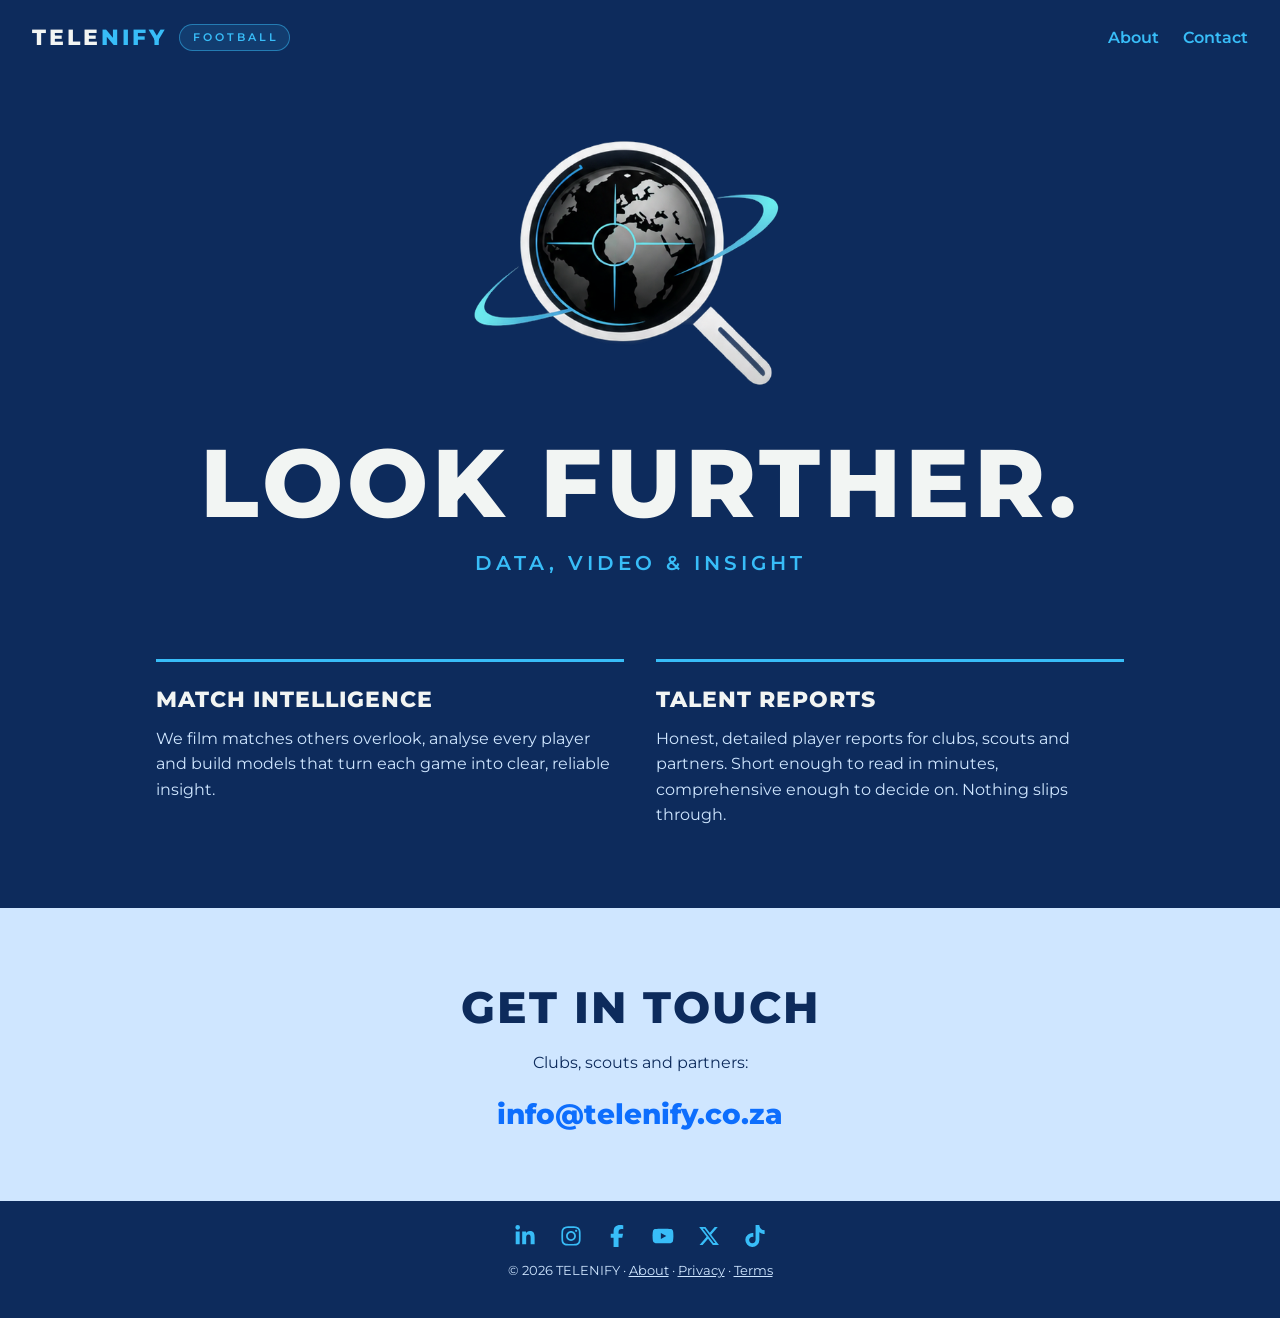
<file: index.html>
<!doctype html>
<html lang="en">
<head>
  <meta charset="utf-8">
  <meta name="viewport" content="width=device-width, initial-scale=1">
  <title>Telenify – Match Intelligence &amp; Talent Reports</title>
  <meta name="description" content="Telenify films and analyses sport others overlook, and turns it into clear data and honest player reports.">
  <link rel="icon" href="/favicon.ico" sizes="48x48">
  <link rel="icon" href="/images/favicon-192.png" type="image/png" sizes="192x192">
  <link rel="apple-touch-icon" href="/apple-touch-icon.png">
  <script type="application/ld+json">
  {"@context": "https://schema.org", "@graph": [
    {"@type": "WebSite", "name": "Telenify", "url": "https://telenify.co.za/"},
    {"@type": "Organization", "name": "Telenify", "url": "https://telenify.co.za/",
     "logo": "https://telenify.co.za/images/favicon-512.png",
     "sameAs": ["https://www.linkedin.com/company/telenify", "https://www.instagram.com/telenify/",
                "https://www.facebook.com/telenify", "https://www.youtube.com/@telenify",
                "https://x.com/telenify", "https://www.tiktok.com/@telenify"]}
  ]}
  </script>
  <link rel="canonical" href="https://telenify.co.za/">
  <meta property="og:site_name" content="Telenify">
  <meta property="og:type" content="website">
  <meta property="og:title" content="Telenify – Match Intelligence &amp; Talent Reports">
  <meta property="og:description" content="Telenify films and analyses sport others overlook, and turns it into clear data and honest player reports.">
  <meta property="og:url" content="https://telenify.co.za/">
  <meta property="og:image" content="https://telenify.co.za/images/share.png">
  <meta property="og:image:width" content="1200">
  <meta property="og:image:height" content="630">
  <meta name="twitter:card" content="summary_large_image">
  <link rel="stylesheet" href="styles.css">
  <!-- Old ".html" address in the bar? Show the clean one instead (no reload) -->
  <script>if (/\.html$/.test(location.pathname)) history.replaceState(null, "", location.pathname.replace(/(index)?\.html$/, "") + location.search + location.hash);</script>
</head>
<body>

  <!-- Top bar: small logo + page links -->
  <header class="top-bar">
    <a class="wordmark" href="/">TELE<span>NIFY</span> <small>FOOTBALL</small></a>
    <nav class="top-bar-links">
      <a class="top-bar-link" href="/about">About</a>
      <a class="top-bar-link" href="/#contact">Contact</a>
    </nav>
  </header>

  <!-- Hero: big logo and tagline -->
  <section class="hero">
    <img class="hero-icon" src="images/telenify-icon.png" alt="Telenify logo: a magnifying glass over a globe">
    <h1>LOOK FURTHER.</h1>
    <p class="hero-subtitle">Data, video &amp; insight</p>
  </section>

  <!-- What we do: two short blocks -->
  <section class="services">
    <article class="service">
      <h2>Match intelligence</h2>
      <p>We film matches others overlook, analyse every player and build models that turn each game into clear, reliable insight.</p>
    </article>
    <article class="service">
      <h2>Talent reports</h2>
      <p>Honest, detailed player reports for clubs, scouts and partners. Short enough to read in minutes,
        comprehensive enough to decide on. Nothing slips through.</p>
    </article>
  </section>

  <!-- Contact -->
  <section class="contact" id="contact">
    <h2>Get in touch</h2>
    <p>Clubs, scouts and partners:</p>
    <a class="contact-email" href="mailto:info@telenify.co.za">info@telenify.co.za</a>
  </section>

  <footer class="footer">
    <!-- Social icons: Font Awesome Free 6.5.2, CC BY 4.0, fontawesome.com -->
    <p class="social">
      <a href="https://www.linkedin.com/company/telenify" aria-label="LinkedIn" title="LinkedIn"><svg aria-hidden="true" viewBox="0 0 448 512"><path d="M100.28 448H7.4V148.9h92.88zM53.79 108.1C24.09 108.1 0 83.5 0 53.8a53.79 53.79 0 0 1 107.58 0c0 29.7-24.1 54.3-53.79 54.3zM447.9 448h-92.68V302.4c0-34.7-.7-79.2-48.29-79.2-48.29 0-55.69 37.7-55.69 76.7V448h-92.78V148.9h89.08v40.8h1.3c12.4-23.5 42.69-48.3 87.88-48.3 94 0 111.28 61.9 111.28 142.3V448z"/></svg></a>
      <a href="https://www.instagram.com/telenify/" aria-label="Instagram" title="Instagram"><svg aria-hidden="true" viewBox="0 0 448 512"><path d="M224.1 141c-63.6 0-114.9 51.3-114.9 114.9s51.3 114.9 114.9 114.9S339 319.5 339 255.9 287.7 141 224.1 141zm0 189.6c-41.1 0-74.7-33.5-74.7-74.7s33.5-74.7 74.7-74.7 74.7 33.5 74.7 74.7-33.6 74.7-74.7 74.7zm146.4-194.3c0 14.9-12 26.8-26.8 26.8-14.9 0-26.8-12-26.8-26.8s12-26.8 26.8-26.8 26.8 12 26.8 26.8zm76.1 27.2c-1.7-35.9-9.9-67.7-36.2-93.9-26.2-26.2-58-34.4-93.9-36.2-37-2.1-147.9-2.1-184.9 0-35.8 1.7-67.6 9.9-93.9 36.1s-34.4 58-36.2 93.9c-2.1 37-2.1 147.9 0 184.9 1.7 35.9 9.9 67.7 36.2 93.9s58 34.4 93.9 36.2c37 2.1 147.9 2.1 184.9 0 35.9-1.7 67.7-9.9 93.9-36.2 26.2-26.2 34.4-58 36.2-93.9 2.1-37 2.1-147.8 0-184.8zM398.8 388c-7.8 19.6-22.9 34.7-42.6 42.6-29.5 11.7-99.5 9-132.1 9s-102.7 2.6-132.1-9c-19.6-7.8-34.7-22.9-42.6-42.6-11.7-29.5-9-99.5-9-132.1s-2.6-102.7 9-132.1c7.8-19.6 22.9-34.7 42.6-42.6 29.5-11.7 99.5-9 132.1-9s102.7-2.6 132.1 9c19.6 7.8 34.7 22.9 42.6 42.6 11.7 29.5 9 99.5 9 132.1s2.7 102.7-9 132.1z"/></svg></a>
      <a href="https://www.facebook.com/telenify" aria-label="Facebook" title="Facebook"><svg aria-hidden="true" viewBox="0 0 320 512"><path d="M80 299.3V512H196V299.3h86.5l18-97.8H196V166.9c0-51.7 20.3-71.5 72.7-71.5c16.3 0 29.4 .4 37 1.2V7.9C291.4 4 256.4 0 236.2 0C129.3 0 80 50.5 80 159.4v42.1H14v97.8H80z"/></svg></a>
      <a href="https://www.youtube.com/@telenify" aria-label="YouTube" title="YouTube"><svg aria-hidden="true" viewBox="0 0 576 512"><path d="M549.655 124.083c-6.281-23.65-24.787-42.276-48.284-48.597C458.781 64 288 64 288 64S117.22 64 74.629 75.486c-23.497 6.322-42.003 24.947-48.284 48.597-11.412 42.867-11.412 132.305-11.412 132.305s0 89.438 11.412 132.305c6.281 23.65 24.787 41.5 48.284 47.821C117.22 448 288 448 288 448s170.78 0 213.371-11.486c23.497-6.321 42.003-24.171 48.284-47.821 11.412-42.867 11.412-132.305 11.412-132.305s0-89.438-11.412-132.305zm-317.51 213.508V175.185l142.739 81.205-142.739 81.201z"/></svg></a>
      <a href="https://x.com/telenify" aria-label="X" title="X"><svg aria-hidden="true" viewBox="0 0 512 512"><path d="M389.2 48h70.6L305.6 224.2 487 464H345L233.7 318.6 106.5 464H35.8L200.7 275.5 26.8 48H172.4L272.9 180.9 389.2 48zM364.4 421.8h39.1L151.1 88h-42L364.4 421.8z"/></svg></a>
      <a href="https://www.tiktok.com/@telenify" aria-label="TikTok" title="TikTok"><svg aria-hidden="true" viewBox="0 0 448 512"><path d="M448,209.91a210.06,210.06,0,0,1-122.77-39.25V349.38A162.55,162.55,0,1,1,185,188.31V278.2a74.62,74.62,0,1,0,52.23,71.18V0l88,0a121.18,121.18,0,0,0,1.86,22.17h0A122.18,122.18,0,0,0,381,102.39a121.43,121.43,0,0,0,67,20.14Z"/></svg></a>
    </p>
    <p>&copy; 2026 TELENIFY &middot; <a href="/about">About</a> &middot; <a href="/privacy">Privacy</a> &middot; <a href="/terms">Terms</a></p>
  </footer>

</body>
</html>
</file>
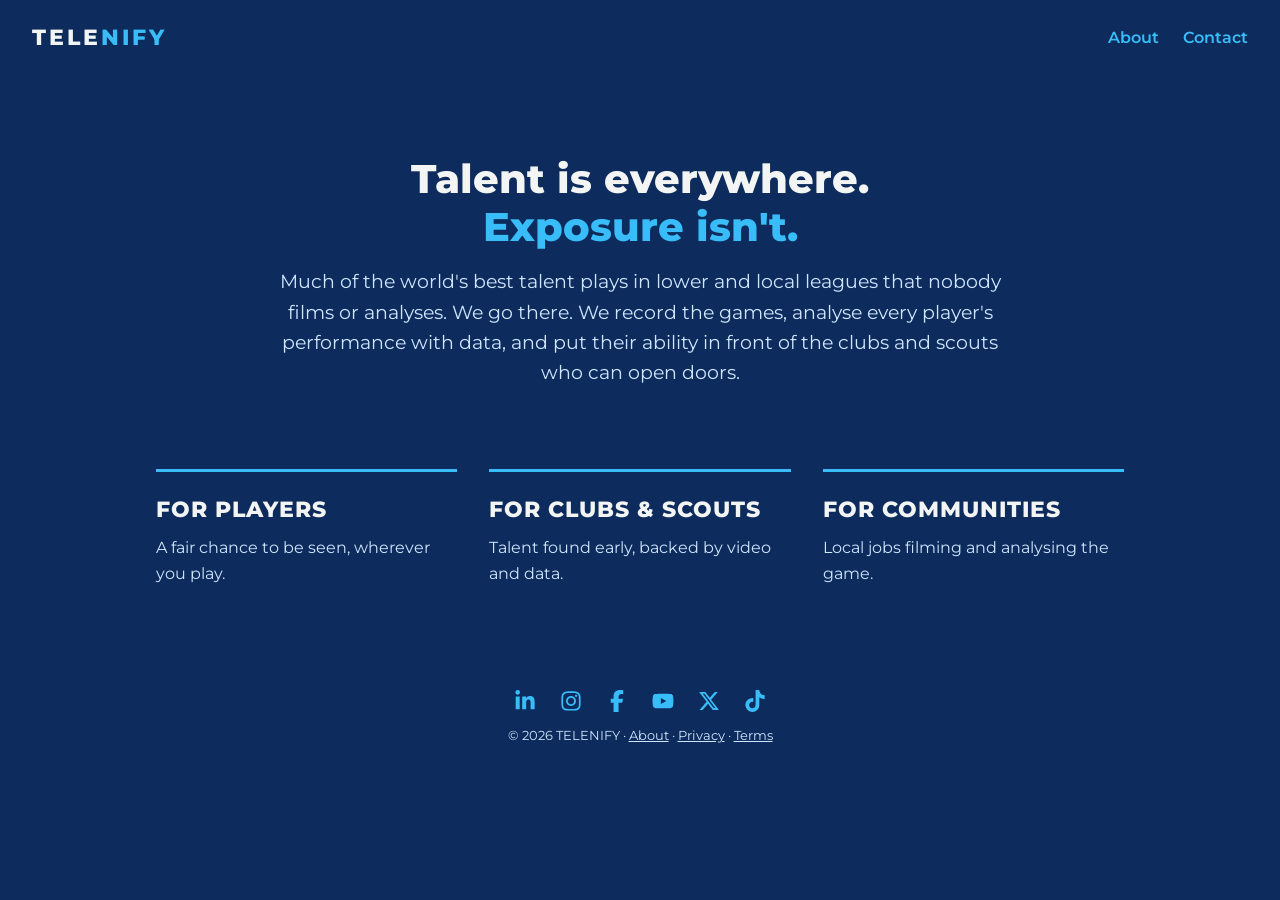
<file: about.html>
<!doctype html>
<html lang="en">
<head>
  <meta charset="utf-8">
  <meta name="viewport" content="width=device-width, initial-scale=1">
  <title>About | Telenify</title>
  <meta name="description" content="Talent is everywhere. Exposure isn't. Telenify films and analyses the leagues nobody else covers.">
  <link rel="icon" href="/favicon.ico" sizes="48x48">
  <link rel="icon" href="/images/favicon-192.png" type="image/png" sizes="192x192">
  <link rel="apple-touch-icon" href="/apple-touch-icon.png">
  <link rel="canonical" href="https://telenify.co.za/about">
  <meta property="og:site_name" content="Telenify">
  <meta property="og:type" content="website">
  <meta property="og:title" content="About | Telenify">
  <meta property="og:description" content="Talent is everywhere. Exposure isn't. Telenify films and analyses the leagues nobody else covers.">
  <meta property="og:url" content="https://telenify.co.za/about">
  <meta property="og:image" content="https://telenify.co.za/images/share.png">
  <meta property="og:image:width" content="1200">
  <meta property="og:image:height" content="630">
  <meta name="twitter:card" content="summary_large_image">
  <link rel="stylesheet" href="styles.css">
  <!-- Old ".html" address in the bar? Show the clean one instead (no reload) -->
  <script>if (/\.html$/.test(location.pathname)) history.replaceState(null, "", location.pathname.replace(/(index)?\.html$/, "") + location.search + location.hash);</script>
</head>
<body>

  <header class="top-bar">
    <a class="wordmark" href="/">TELE<span>NIFY</span></a>
    <nav class="top-bar-links">
      <a class="top-bar-link" href="/about">About</a>
      <a class="top-bar-link" href="/#contact">Contact</a>
    </nav>
  </header>

  <!-- Why we exist: the mission (the "why" only; the "how" stays private) -->
  <section class="mission">
    <h1>Talent is everywhere. <span>Exposure isn't.</span></h1>
    <p>Much of the world's best talent plays in lower and local leagues that nobody films or analyses.
      We go there. We record the games, analyse every player's performance with data, and put their ability
      in front of the clubs and scouts who can open doors.</p>
  </section>

  <!-- Who gains: three short blocks -->
  <section class="services">
    <article class="service">
      <h2>For players</h2>
      <p>A fair chance to be seen, wherever you play.</p>
    </article>
    <article class="service">
      <h2>For clubs &amp; scouts</h2>
      <p>Talent found early, backed by video and data.</p>
    </article>
    <article class="service">
      <h2>For communities</h2>
      <p>Local jobs filming and analysing the game.</p>
    </article>
  </section>

  <footer class="footer">
    <!-- Social icons: Font Awesome Free 6.5.2, CC BY 4.0, fontawesome.com -->
    <p class="social">
      <a href="https://www.linkedin.com/company/telenify" aria-label="LinkedIn" title="LinkedIn"><svg aria-hidden="true" viewBox="0 0 448 512"><path d="M100.28 448H7.4V148.9h92.88zM53.79 108.1C24.09 108.1 0 83.5 0 53.8a53.79 53.79 0 0 1 107.58 0c0 29.7-24.1 54.3-53.79 54.3zM447.9 448h-92.68V302.4c0-34.7-.7-79.2-48.29-79.2-48.29 0-55.69 37.7-55.69 76.7V448h-92.78V148.9h89.08v40.8h1.3c12.4-23.5 42.69-48.3 87.88-48.3 94 0 111.28 61.9 111.28 142.3V448z"/></svg></a>
      <a href="https://www.instagram.com/telenify/" aria-label="Instagram" title="Instagram"><svg aria-hidden="true" viewBox="0 0 448 512"><path d="M224.1 141c-63.6 0-114.9 51.3-114.9 114.9s51.3 114.9 114.9 114.9S339 319.5 339 255.9 287.7 141 224.1 141zm0 189.6c-41.1 0-74.7-33.5-74.7-74.7s33.5-74.7 74.7-74.7 74.7 33.5 74.7 74.7-33.6 74.7-74.7 74.7zm146.4-194.3c0 14.9-12 26.8-26.8 26.8-14.9 0-26.8-12-26.8-26.8s12-26.8 26.8-26.8 26.8 12 26.8 26.8zm76.1 27.2c-1.7-35.9-9.9-67.7-36.2-93.9-26.2-26.2-58-34.4-93.9-36.2-37-2.1-147.9-2.1-184.9 0-35.8 1.7-67.6 9.9-93.9 36.1s-34.4 58-36.2 93.9c-2.1 37-2.1 147.9 0 184.9 1.7 35.9 9.9 67.7 36.2 93.9s58 34.4 93.9 36.2c37 2.1 147.9 2.1 184.9 0 35.9-1.7 67.7-9.9 93.9-36.2 26.2-26.2 34.4-58 36.2-93.9 2.1-37 2.1-147.8 0-184.8zM398.8 388c-7.8 19.6-22.9 34.7-42.6 42.6-29.5 11.7-99.5 9-132.1 9s-102.7 2.6-132.1-9c-19.6-7.8-34.7-22.9-42.6-42.6-11.7-29.5-9-99.5-9-132.1s-2.6-102.7 9-132.1c7.8-19.6 22.9-34.7 42.6-42.6 29.5-11.7 99.5-9 132.1-9s102.7-2.6 132.1 9c19.6 7.8 34.7 22.9 42.6 42.6 11.7 29.5 9 99.5 9 132.1s2.7 102.7-9 132.1z"/></svg></a>
      <a href="https://www.facebook.com/telenify" aria-label="Facebook" title="Facebook"><svg aria-hidden="true" viewBox="0 0 320 512"><path d="M80 299.3V512H196V299.3h86.5l18-97.8H196V166.9c0-51.7 20.3-71.5 72.7-71.5c16.3 0 29.4 .4 37 1.2V7.9C291.4 4 256.4 0 236.2 0C129.3 0 80 50.5 80 159.4v42.1H14v97.8H80z"/></svg></a>
      <a href="https://www.youtube.com/@telenify" aria-label="YouTube" title="YouTube"><svg aria-hidden="true" viewBox="0 0 576 512"><path d="M549.655 124.083c-6.281-23.65-24.787-42.276-48.284-48.597C458.781 64 288 64 288 64S117.22 64 74.629 75.486c-23.497 6.322-42.003 24.947-48.284 48.597-11.412 42.867-11.412 132.305-11.412 132.305s0 89.438 11.412 132.305c6.281 23.65 24.787 41.5 48.284 47.821C117.22 448 288 448 288 448s170.78 0 213.371-11.486c23.497-6.321 42.003-24.171 48.284-47.821 11.412-42.867 11.412-132.305 11.412-132.305s0-89.438-11.412-132.305zm-317.51 213.508V175.185l142.739 81.205-142.739 81.201z"/></svg></a>
      <a href="https://x.com/telenify" aria-label="X" title="X"><svg aria-hidden="true" viewBox="0 0 512 512"><path d="M389.2 48h70.6L305.6 224.2 487 464H345L233.7 318.6 106.5 464H35.8L200.7 275.5 26.8 48H172.4L272.9 180.9 389.2 48zM364.4 421.8h39.1L151.1 88h-42L364.4 421.8z"/></svg></a>
      <a href="https://www.tiktok.com/@telenify" aria-label="TikTok" title="TikTok"><svg aria-hidden="true" viewBox="0 0 448 512"><path d="M448,209.91a210.06,210.06,0,0,1-122.77-39.25V349.38A162.55,162.55,0,1,1,185,188.31V278.2a74.62,74.62,0,1,0,52.23,71.18V0l88,0a121.18,121.18,0,0,0,1.86,22.17h0A122.18,122.18,0,0,0,381,102.39a121.43,121.43,0,0,0,67,20.14Z"/></svg></a>
    </p>
    <p>&copy; 2026 TELENIFY &middot; <a href="/about">About</a> &middot; <a href="/privacy">Privacy</a> &middot; <a href="/terms">Terms</a></p>
  </footer>

</body>
</html>
</file>
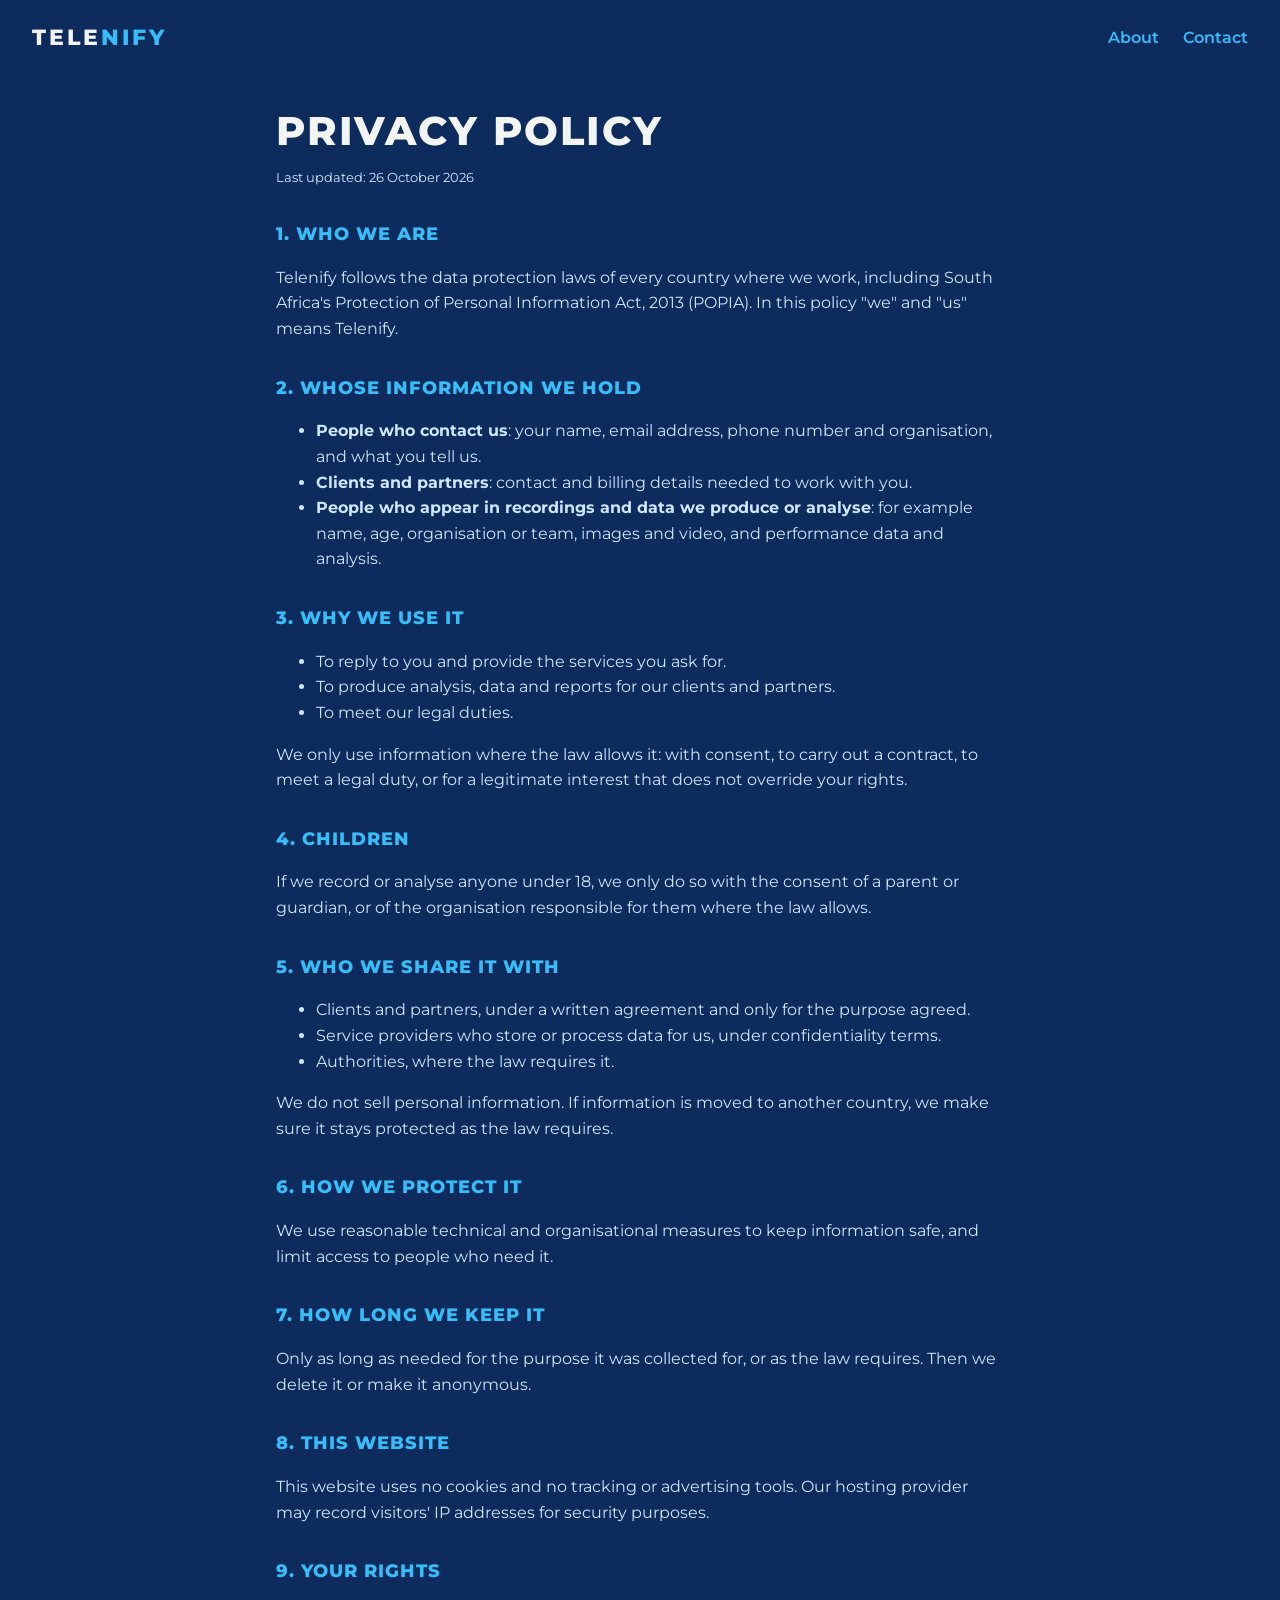
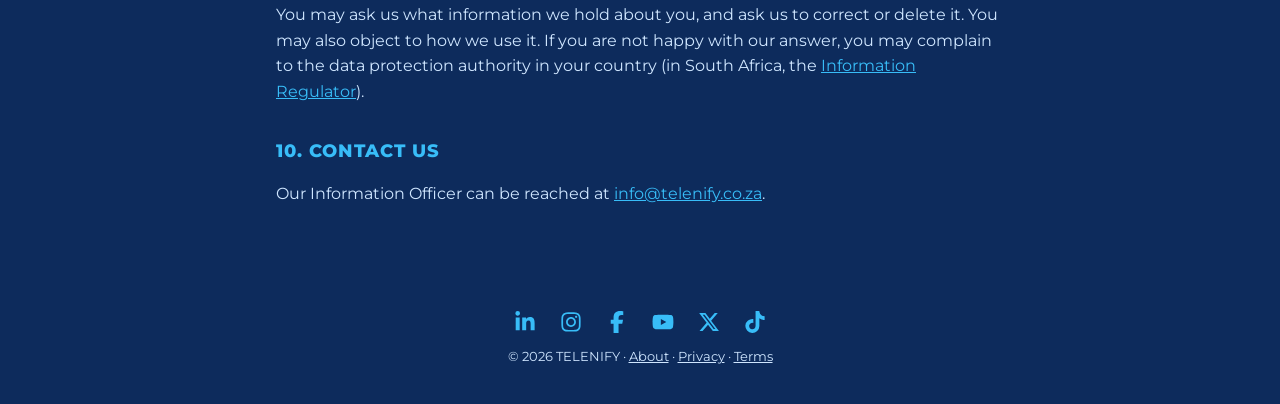
<file: privacy.html>
<!doctype html>
<html lang="en">
<head>
  <meta charset="utf-8">
  <meta name="viewport" content="width=device-width, initial-scale=1">
  <title>Privacy Policy | Telenify</title>
  <link rel="icon" href="/favicon.ico" sizes="48x48">
  <link rel="icon" href="/images/favicon-192.png" type="image/png" sizes="192x192">
  <link rel="apple-touch-icon" href="/apple-touch-icon.png">
  <link rel="canonical" href="https://telenify.co.za/privacy">
  <meta property="og:site_name" content="Telenify">
  <meta property="og:type" content="website">
  <meta property="og:title" content="Privacy Policy | Telenify">
  <meta property="og:description" content="Data, video &amp; insight. Look further.">
  <meta property="og:url" content="https://telenify.co.za/privacy">
  <meta property="og:image" content="https://telenify.co.za/images/share.png">
  <meta property="og:image:width" content="1200">
  <meta property="og:image:height" content="630">
  <meta name="twitter:card" content="summary_large_image">
  <link rel="stylesheet" href="styles.css">
  <!-- Old ".html" address in the bar? Show the clean one instead (no reload) -->
  <script>if (/\.html$/.test(location.pathname)) history.replaceState(null, "", location.pathname.replace(/(index)?\.html$/, "") + location.search + location.hash);</script>
</head>
<body>

  <header class="top-bar">
    <a class="wordmark" href="/">TELE<span>NIFY</span></a>
    <nav class="top-bar-links">
      <a class="top-bar-link" href="/about">About</a>
      <a class="top-bar-link" href="/#contact">Contact</a>
    </nav>
  </header>

  <main class="legal">
    <h1>Privacy Policy</h1>
    <p class="updated">Last updated: 26 October 2026</p>

    <h2>1. Who we are</h2>
    <p>Telenify follows the data protection laws of every country where we work, including South Africa's
      Protection of Personal Information Act, 2013 (POPIA). In this policy "we" and "us" means Telenify.</p>

    <h2>2. Whose information we hold</h2>
    <ul>
      <li><strong>People who contact us</strong>: your name, email address, phone number and organisation, and what you tell us.</li>
      <li><strong>Clients and partners</strong>: contact and billing details needed to work with you.</li>
      <li><strong>People who appear in recordings and data we produce or analyse</strong>: for example name, age,
        organisation or team, images and video, and performance data and analysis.</li>
    </ul>

    <h2>3. Why we use it</h2>
    <ul>
      <li>To reply to you and provide the services you ask for.</li>
      <li>To produce analysis, data and reports for our clients and partners.</li>
      <li>To meet our legal duties.</li>
    </ul>
    <p>We only use information where the law allows it: with consent, to carry out a contract, to meet a legal duty,
      or for a legitimate interest that does not override your rights.</p>

    <h2>4. Children</h2>
    <p>If we record or analyse anyone under 18, we only do so with the consent of a parent or guardian,
      or of the organisation responsible for them where the law allows.</p>

    <h2>5. Who we share it with</h2>
    <ul>
      <li>Clients and partners, under a written agreement and only for the purpose agreed.</li>
      <li>Service providers who store or process data for us, under confidentiality terms.</li>
      <li>Authorities, where the law requires it.</li>
    </ul>
    <p>We do not sell personal information. If information is moved to another country, we make sure it stays
      protected as the law requires.</p>

    <h2>6. How we protect it</h2>
    <p>We use reasonable technical and organisational measures to keep information safe, and limit access to people who need it.</p>

    <h2>7. How long we keep it</h2>
    <p>Only as long as needed for the purpose it was collected for, or as the law requires. Then we delete it or make it anonymous.</p>

    <h2>8. This website</h2>
    <p>This website uses no cookies and no tracking or advertising tools. Our hosting provider may record
      visitors' IP addresses for security purposes.</p>

    <h2>9. Your rights</h2>
    <p>You may ask us what information we hold about you, and ask us to correct or delete it.
      You may also object to how we use it. If you are not happy with our answer, you may complain to the data
      protection authority in your country (in South Africa, the
      <a href="https://inforegulator.org.za">Information Regulator</a>).</p>

    <h2>10. Contact us</h2>
    <p>Our Information Officer can be reached at <a href="mailto:info@telenify.co.za">info@telenify.co.za</a>.</p>
  </main>

  <footer class="footer">
    <!-- Social icons: Font Awesome Free 6.5.2, CC BY 4.0, fontawesome.com -->
    <p class="social">
      <a href="https://www.linkedin.com/company/telenify" aria-label="LinkedIn" title="LinkedIn"><svg aria-hidden="true" viewBox="0 0 448 512"><path d="M100.28 448H7.4V148.9h92.88zM53.79 108.1C24.09 108.1 0 83.5 0 53.8a53.79 53.79 0 0 1 107.58 0c0 29.7-24.1 54.3-53.79 54.3zM447.9 448h-92.68V302.4c0-34.7-.7-79.2-48.29-79.2-48.29 0-55.69 37.7-55.69 76.7V448h-92.78V148.9h89.08v40.8h1.3c12.4-23.5 42.69-48.3 87.88-48.3 94 0 111.28 61.9 111.28 142.3V448z"/></svg></a>
      <a href="https://www.instagram.com/telenify/" aria-label="Instagram" title="Instagram"><svg aria-hidden="true" viewBox="0 0 448 512"><path d="M224.1 141c-63.6 0-114.9 51.3-114.9 114.9s51.3 114.9 114.9 114.9S339 319.5 339 255.9 287.7 141 224.1 141zm0 189.6c-41.1 0-74.7-33.5-74.7-74.7s33.5-74.7 74.7-74.7 74.7 33.5 74.7 74.7-33.6 74.7-74.7 74.7zm146.4-194.3c0 14.9-12 26.8-26.8 26.8-14.9 0-26.8-12-26.8-26.8s12-26.8 26.8-26.8 26.8 12 26.8 26.8zm76.1 27.2c-1.7-35.9-9.9-67.7-36.2-93.9-26.2-26.2-58-34.4-93.9-36.2-37-2.1-147.9-2.1-184.9 0-35.8 1.7-67.6 9.9-93.9 36.1s-34.4 58-36.2 93.9c-2.1 37-2.1 147.9 0 184.9 1.7 35.9 9.9 67.7 36.2 93.9s58 34.4 93.9 36.2c37 2.1 147.9 2.1 184.9 0 35.9-1.7 67.7-9.9 93.9-36.2 26.2-26.2 34.4-58 36.2-93.9 2.1-37 2.1-147.8 0-184.8zM398.8 388c-7.8 19.6-22.9 34.7-42.6 42.6-29.5 11.7-99.5 9-132.1 9s-102.7 2.6-132.1-9c-19.6-7.8-34.7-22.9-42.6-42.6-11.7-29.5-9-99.5-9-132.1s-2.6-102.7 9-132.1c7.8-19.6 22.9-34.7 42.6-42.6 29.5-11.7 99.5-9 132.1-9s102.7-2.6 132.1 9c19.6 7.8 34.7 22.9 42.6 42.6 11.7 29.5 9 99.5 9 132.1s2.7 102.7-9 132.1z"/></svg></a>
      <a href="https://www.facebook.com/telenify" aria-label="Facebook" title="Facebook"><svg aria-hidden="true" viewBox="0 0 320 512"><path d="M80 299.3V512H196V299.3h86.5l18-97.8H196V166.9c0-51.7 20.3-71.5 72.7-71.5c16.3 0 29.4 .4 37 1.2V7.9C291.4 4 256.4 0 236.2 0C129.3 0 80 50.5 80 159.4v42.1H14v97.8H80z"/></svg></a>
      <a href="https://www.youtube.com/@telenify" aria-label="YouTube" title="YouTube"><svg aria-hidden="true" viewBox="0 0 576 512"><path d="M549.655 124.083c-6.281-23.65-24.787-42.276-48.284-48.597C458.781 64 288 64 288 64S117.22 64 74.629 75.486c-23.497 6.322-42.003 24.947-48.284 48.597-11.412 42.867-11.412 132.305-11.412 132.305s0 89.438 11.412 132.305c6.281 23.65 24.787 41.5 48.284 47.821C117.22 448 288 448 288 448s170.78 0 213.371-11.486c23.497-6.321 42.003-24.171 48.284-47.821 11.412-42.867 11.412-132.305 11.412-132.305s0-89.438-11.412-132.305zm-317.51 213.508V175.185l142.739 81.205-142.739 81.201z"/></svg></a>
      <a href="https://x.com/telenify" aria-label="X" title="X"><svg aria-hidden="true" viewBox="0 0 512 512"><path d="M389.2 48h70.6L305.6 224.2 487 464H345L233.7 318.6 106.5 464H35.8L200.7 275.5 26.8 48H172.4L272.9 180.9 389.2 48zM364.4 421.8h39.1L151.1 88h-42L364.4 421.8z"/></svg></a>
      <a href="https://www.tiktok.com/@telenify" aria-label="TikTok" title="TikTok"><svg aria-hidden="true" viewBox="0 0 448 512"><path d="M448,209.91a210.06,210.06,0,0,1-122.77-39.25V349.38A162.55,162.55,0,1,1,185,188.31V278.2a74.62,74.62,0,1,0,52.23,71.18V0l88,0a121.18,121.18,0,0,0,1.86,22.17h0A122.18,122.18,0,0,0,381,102.39a121.43,121.43,0,0,0,67,20.14Z"/></svg></a>
    </p>
    <p>&copy; 2026 TELENIFY &middot; <a href="/about">About</a> &middot; <a href="/privacy">Privacy</a> &middot; <a href="/terms">Terms</a></p>
  </footer>

</body>
</html>
</file>
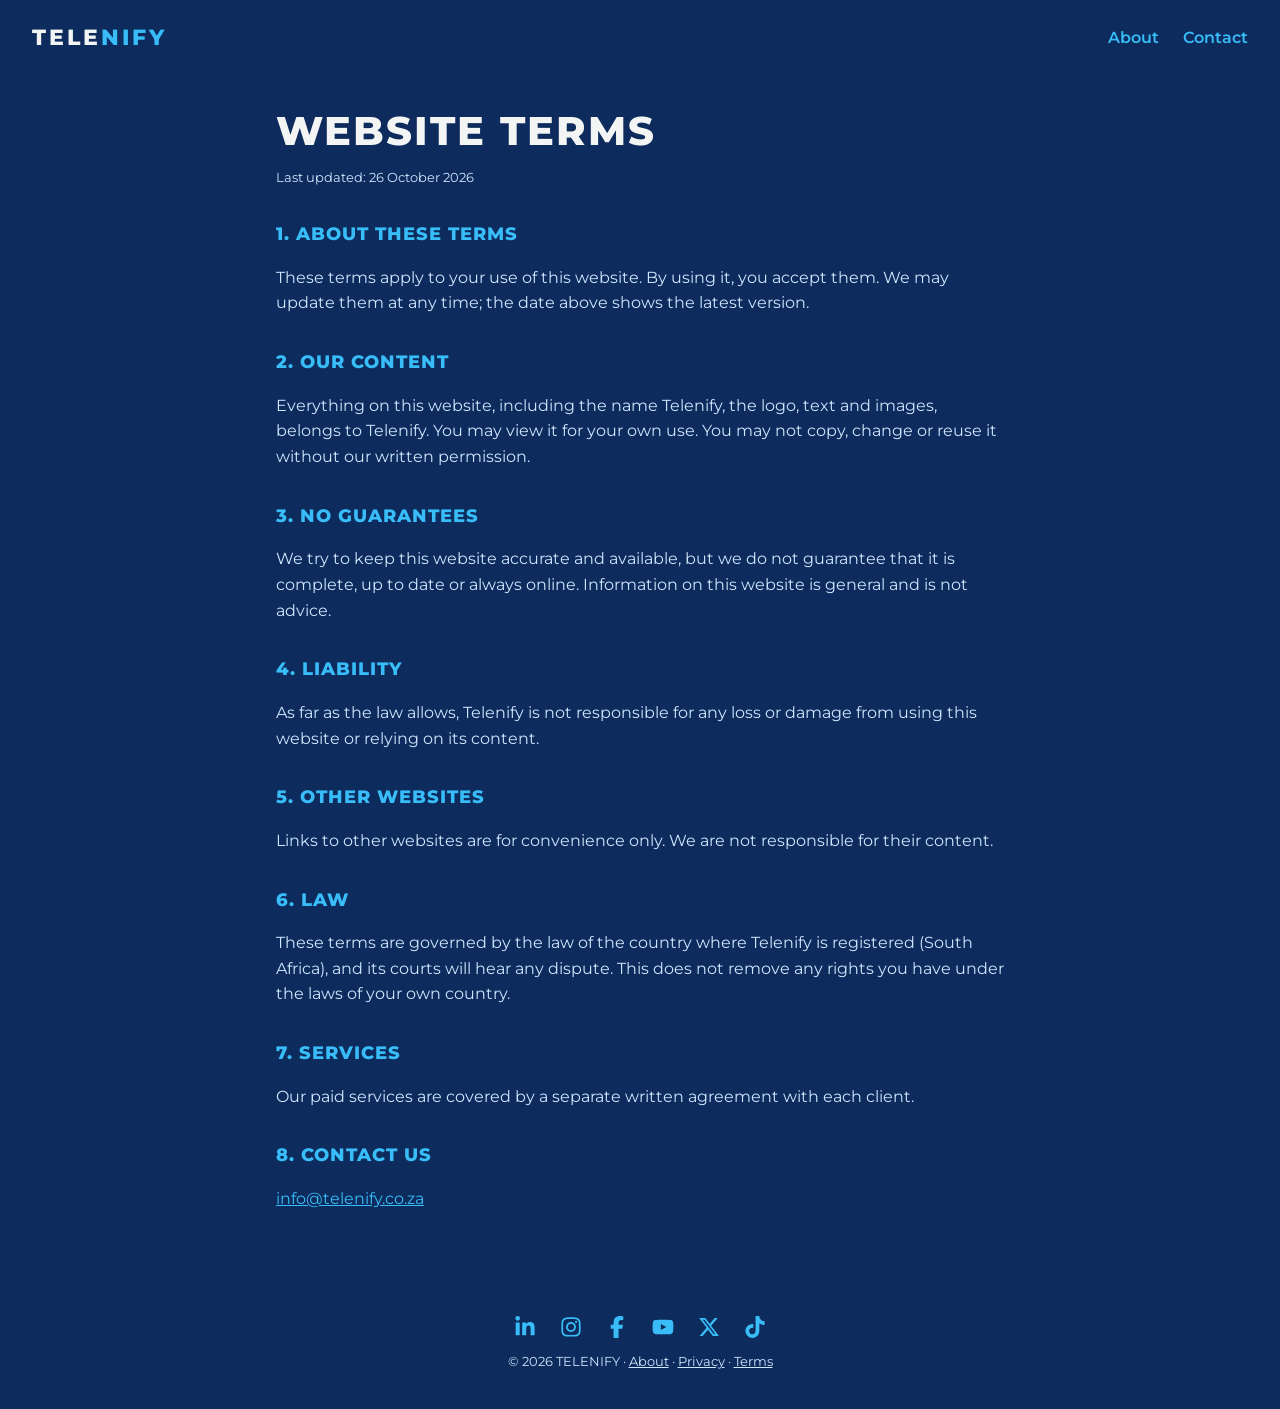
<file: terms.html>
<!doctype html>
<html lang="en">
<head>
  <meta charset="utf-8">
  <meta name="viewport" content="width=device-width, initial-scale=1">
  <title>Terms | Telenify</title>
  <link rel="icon" href="/favicon.ico" sizes="48x48">
  <link rel="icon" href="/images/favicon-192.png" type="image/png" sizes="192x192">
  <link rel="apple-touch-icon" href="/apple-touch-icon.png">
  <link rel="canonical" href="https://telenify.co.za/terms">
  <meta property="og:site_name" content="Telenify">
  <meta property="og:type" content="website">
  <meta property="og:title" content="Terms | Telenify">
  <meta property="og:description" content="Data, video &amp; insight. Look further.">
  <meta property="og:url" content="https://telenify.co.za/terms">
  <meta property="og:image" content="https://telenify.co.za/images/share.png">
  <meta property="og:image:width" content="1200">
  <meta property="og:image:height" content="630">
  <meta name="twitter:card" content="summary_large_image">
  <link rel="stylesheet" href="styles.css">
  <!-- Old ".html" address in the bar? Show the clean one instead (no reload) -->
  <script>if (/\.html$/.test(location.pathname)) history.replaceState(null, "", location.pathname.replace(/(index)?\.html$/, "") + location.search + location.hash);</script>
</head>
<body>

  <header class="top-bar">
    <a class="wordmark" href="/">TELE<span>NIFY</span></a>
    <nav class="top-bar-links">
      <a class="top-bar-link" href="/about">About</a>
      <a class="top-bar-link" href="/#contact">Contact</a>
    </nav>
  </header>

  <main class="legal">
    <h1>Website Terms</h1>
    <p class="updated">Last updated: 26 October 2026</p>

    <h2>1. About these terms</h2>
    <p>These terms apply to your use of this website. By using it, you accept them. We may update them at any time;
      the date above shows the latest version.</p>

    <h2>2. Our content</h2>
    <p>Everything on this website, including the name Telenify, the logo, text and images, belongs to Telenify.
      You may view it for your own use. You may not copy, change or reuse it without our written permission.</p>

    <h2>3. No guarantees</h2>
    <p>We try to keep this website accurate and available, but we do not guarantee that it is complete, up to date
      or always online. Information on this website is general and is not advice.</p>

    <h2>4. Liability</h2>
    <p>As far as the law allows, Telenify is not responsible for any loss or damage from using this website or
      relying on its content.</p>

    <h2>5. Other websites</h2>
    <p>Links to other websites are for convenience only. We are not responsible for their content.</p>

    <h2>6. Law</h2>
    <p>These terms are governed by the law of the country where Telenify is registered (South Africa), and its
      courts will hear any dispute. This does not remove any rights you have under the laws of your own country.</p>

    <h2>7. Services</h2>
    <p>Our paid services are covered by a separate written agreement with each client.</p>

    <h2>8. Contact us</h2>
    <p><a href="mailto:info@telenify.co.za">info@telenify.co.za</a></p>
  </main>

  <footer class="footer">
    <!-- Social icons: Font Awesome Free 6.5.2, CC BY 4.0, fontawesome.com -->
    <p class="social">
      <a href="https://www.linkedin.com/company/telenify" aria-label="LinkedIn" title="LinkedIn"><svg aria-hidden="true" viewBox="0 0 448 512"><path d="M100.28 448H7.4V148.9h92.88zM53.79 108.1C24.09 108.1 0 83.5 0 53.8a53.79 53.79 0 0 1 107.58 0c0 29.7-24.1 54.3-53.79 54.3zM447.9 448h-92.68V302.4c0-34.7-.7-79.2-48.29-79.2-48.29 0-55.69 37.7-55.69 76.7V448h-92.78V148.9h89.08v40.8h1.3c12.4-23.5 42.69-48.3 87.88-48.3 94 0 111.28 61.9 111.28 142.3V448z"/></svg></a>
      <a href="https://www.instagram.com/telenify/" aria-label="Instagram" title="Instagram"><svg aria-hidden="true" viewBox="0 0 448 512"><path d="M224.1 141c-63.6 0-114.9 51.3-114.9 114.9s51.3 114.9 114.9 114.9S339 319.5 339 255.9 287.7 141 224.1 141zm0 189.6c-41.1 0-74.7-33.5-74.7-74.7s33.5-74.7 74.7-74.7 74.7 33.5 74.7 74.7-33.6 74.7-74.7 74.7zm146.4-194.3c0 14.9-12 26.8-26.8 26.8-14.9 0-26.8-12-26.8-26.8s12-26.8 26.8-26.8 26.8 12 26.8 26.8zm76.1 27.2c-1.7-35.9-9.9-67.7-36.2-93.9-26.2-26.2-58-34.4-93.9-36.2-37-2.1-147.9-2.1-184.9 0-35.8 1.7-67.6 9.9-93.9 36.1s-34.4 58-36.2 93.9c-2.1 37-2.1 147.9 0 184.9 1.7 35.9 9.9 67.7 36.2 93.9s58 34.4 93.9 36.2c37 2.1 147.9 2.1 184.9 0 35.9-1.7 67.7-9.9 93.9-36.2 26.2-26.2 34.4-58 36.2-93.9 2.1-37 2.1-147.8 0-184.8zM398.8 388c-7.8 19.6-22.9 34.7-42.6 42.6-29.5 11.7-99.5 9-132.1 9s-102.7 2.6-132.1-9c-19.6-7.8-34.7-22.9-42.6-42.6-11.7-29.5-9-99.5-9-132.1s-2.6-102.7 9-132.1c7.8-19.6 22.9-34.7 42.6-42.6 29.5-11.7 99.5-9 132.1-9s102.7-2.6 132.1 9c19.6 7.8 34.7 22.9 42.6 42.6 11.7 29.5 9 99.5 9 132.1s2.7 102.7-9 132.1z"/></svg></a>
      <a href="https://www.facebook.com/telenify" aria-label="Facebook" title="Facebook"><svg aria-hidden="true" viewBox="0 0 320 512"><path d="M80 299.3V512H196V299.3h86.5l18-97.8H196V166.9c0-51.7 20.3-71.5 72.7-71.5c16.3 0 29.4 .4 37 1.2V7.9C291.4 4 256.4 0 236.2 0C129.3 0 80 50.5 80 159.4v42.1H14v97.8H80z"/></svg></a>
      <a href="https://www.youtube.com/@telenify" aria-label="YouTube" title="YouTube"><svg aria-hidden="true" viewBox="0 0 576 512"><path d="M549.655 124.083c-6.281-23.65-24.787-42.276-48.284-48.597C458.781 64 288 64 288 64S117.22 64 74.629 75.486c-23.497 6.322-42.003 24.947-48.284 48.597-11.412 42.867-11.412 132.305-11.412 132.305s0 89.438 11.412 132.305c6.281 23.65 24.787 41.5 48.284 47.821C117.22 448 288 448 288 448s170.78 0 213.371-11.486c23.497-6.321 42.003-24.171 48.284-47.821 11.412-42.867 11.412-132.305 11.412-132.305s0-89.438-11.412-132.305zm-317.51 213.508V175.185l142.739 81.205-142.739 81.201z"/></svg></a>
      <a href="https://x.com/telenify" aria-label="X" title="X"><svg aria-hidden="true" viewBox="0 0 512 512"><path d="M389.2 48h70.6L305.6 224.2 487 464H345L233.7 318.6 106.5 464H35.8L200.7 275.5 26.8 48H172.4L272.9 180.9 389.2 48zM364.4 421.8h39.1L151.1 88h-42L364.4 421.8z"/></svg></a>
      <a href="https://www.tiktok.com/@telenify" aria-label="TikTok" title="TikTok"><svg aria-hidden="true" viewBox="0 0 448 512"><path d="M448,209.91a210.06,210.06,0,0,1-122.77-39.25V349.38A162.55,162.55,0,1,1,185,188.31V278.2a74.62,74.62,0,1,0,52.23,71.18V0l88,0a121.18,121.18,0,0,0,1.86,22.17h0A122.18,122.18,0,0,0,381,102.39a121.43,121.43,0,0,0,67,20.14Z"/></svg></a>
    </p>
    <p>&copy; 2026 TELENIFY &middot; <a href="/about">About</a> &middot; <a href="/privacy">Privacy</a> &middot; <a href="/terms">Terms</a></p>
  </footer>

</body>
</html>
</file>
<file: styles.css>
/* Font stored in this repo (no calls to Google). Montserrat, SIL Open Font Licence. One file covers all weights. */
@font-face {
  font-family: Montserrat;
  src: url("fonts/montserrat-latin.woff2") format("woff2");
  font-weight: 100 900;
  font-display: swap;
}

/* Brand colours (same as the logo) */
:root {
  --royal-blue: #0D2B5C;
  --sky-blue: #38BDF8;
  --bright-blue: #0D6EFD;
  --light-sky: #CFE6FF;
  --white: #F2F5F3;
}

* { box-sizing: border-box; }

body {
  margin: 0;
  background: var(--royal-blue);
  color: var(--white);
  font-family: Montserrat, Arial, sans-serif;
  line-height: 1.6;
}

/* Top bar */
.top-bar {
  display: flex;
  justify-content: space-between;
  align-items: center;
  padding: 20px 32px;
}
.wordmark {
  font-weight: 800;
  font-size: 22px;
  letter-spacing: 3px;
  color: var(--white);
  text-decoration: none;
}
.wordmark span { color: var(--sky-blue); }
/* Product line next to the company name, e.g. "FOOTBALL" */
.wordmark {
  display: inline-flex;
  align-items: center;
}
.wordmark small {
  font-weight: 600;
  font-size: 11px;
  letter-spacing: 3px;
  color: var(--sky-blue);
  background: rgba(56, 189, 248, 0.12);
  border: 1px solid rgba(56, 189, 248, 0.5);
  border-radius: 999px;
  padding: 4px 10px 4px 13px;
  margin-left: 12px;
}
.top-bar-link {
  color: var(--sky-blue);
  text-decoration: none;
  font-weight: 600;
}
.top-bar-link:hover { text-decoration: underline; }
.wordmark, .top-bar-link { white-space: nowrap; }
.top-bar-links { display: flex; gap: 24px; }

/* Small phones: shrink the top bar so it stays on one line */
@media (max-width: 480px) {
  .top-bar { padding: 16px; }
  .wordmark { font-size: 17px; letter-spacing: 2px; }
  .wordmark small { font-size: 9px; letter-spacing: 2px; padding: 3px 8px 3px 10px; margin-left: 8px; }
  .top-bar-link { font-size: 14px; }
  .top-bar-links { gap: 14px; }
}

/* Hero */
.hero {
  text-align: center;
  padding: 60px 16px 80px;
}
.hero-icon {
  width: min(360px, 80%);
  height: auto;
}
.hero h1 {
  margin: 24px 0 0;
  font-weight: 800;
  font-size: clamp(40px, 9vw, 96px);
  letter-spacing: 4px;
  line-height: 1.1;
}
.hero-subtitle {
  margin: 12px 0 0;
  color: var(--sky-blue);
  font-weight: 600;
  font-size: clamp(14px, 2.5vw, 20px);
  letter-spacing: 4px;
  text-transform: uppercase;
}

/* Why we exist */
.mission {
  max-width: 760px;
  margin: 0 auto;
  padding: 80px 16px;
  text-align: center;
}
.mission h1 {
  margin: 0 0 16px;
  font-weight: 800;
  font-size: clamp(26px, 4.5vw, 40px);
  line-height: 1.2;
}
.mission h1 span { display: block; color: var(--sky-blue); }
.mission p {
  margin: 0;
  color: var(--light-sky);
  font-size: clamp(16px, 2.2vw, 19px);
}

/* What we do */
.services {
  display: grid;
  grid-template-columns: repeat(auto-fit, minmax(280px, 1fr));
  gap: 32px;
  max-width: 1000px;
  margin: 0 auto;
  padding: 0 16px 80px;
}
.service {
  border-top: 3px solid var(--sky-blue);
  padding-top: 20px;
}
.service h2 {
  margin: 0 0 8px;
  font-weight: 800;
  font-size: 22px;
  text-transform: uppercase;
  letter-spacing: 1px;
}
.service p {
  margin: 0;
  color: var(--light-sky);
}

/* Contact */
.contact {
  text-align: center;
  background: var(--light-sky);
  color: var(--royal-blue);
  padding: 64px 16px;
}
.contact h2 {
  margin: 0;
  font-weight: 800;
  font-size: clamp(28px, 5vw, 44px);
  text-transform: uppercase;
  letter-spacing: 2px;
}
.contact p { margin: 8px 0 16px; }
.contact-email {
  font-weight: 800;
  font-size: clamp(18px, 4vw, 28px);
  color: var(--bright-blue);
  text-decoration: none;
  word-break: break-all;
}
.contact-email:hover { text-decoration: underline; }

/* Footer */
.footer {
  text-align: center;
  padding: 24px 16px;
  font-size: 13px;
  color: var(--light-sky);
}
.footer a { color: var(--light-sky); }
/* Social media links */
.footer .social { display: flex; flex-wrap: wrap; justify-content: center; gap: 12px 24px; margin: 0 0 12px; }
.footer .social a { color: var(--sky-blue); display: inline-flex; }
.footer .social svg { width: 22px; height: 22px; fill: currentColor; }
.footer .social a:hover { color: var(--white); }

/* Privacy and Terms pages */
.legal {
  max-width: 760px;
  margin: 0 auto;
  padding: 24px 16px 64px;
}
.legal h1 {
  font-weight: 800;
  font-size: clamp(28px, 5vw, 40px);
  text-transform: uppercase;
  letter-spacing: 2px;
  margin: 0 0 4px;
}
.legal h2 {
  font-weight: 800;
  font-size: 18px;
  text-transform: uppercase;
  letter-spacing: 1px;
  color: var(--sky-blue);
  margin: 32px 0 8px;
}
.legal p, .legal li { color: var(--light-sky); }
.legal a { color: var(--sky-blue); }
.legal .updated { font-size: 13px; margin: 0 0 24px; }
</file>
